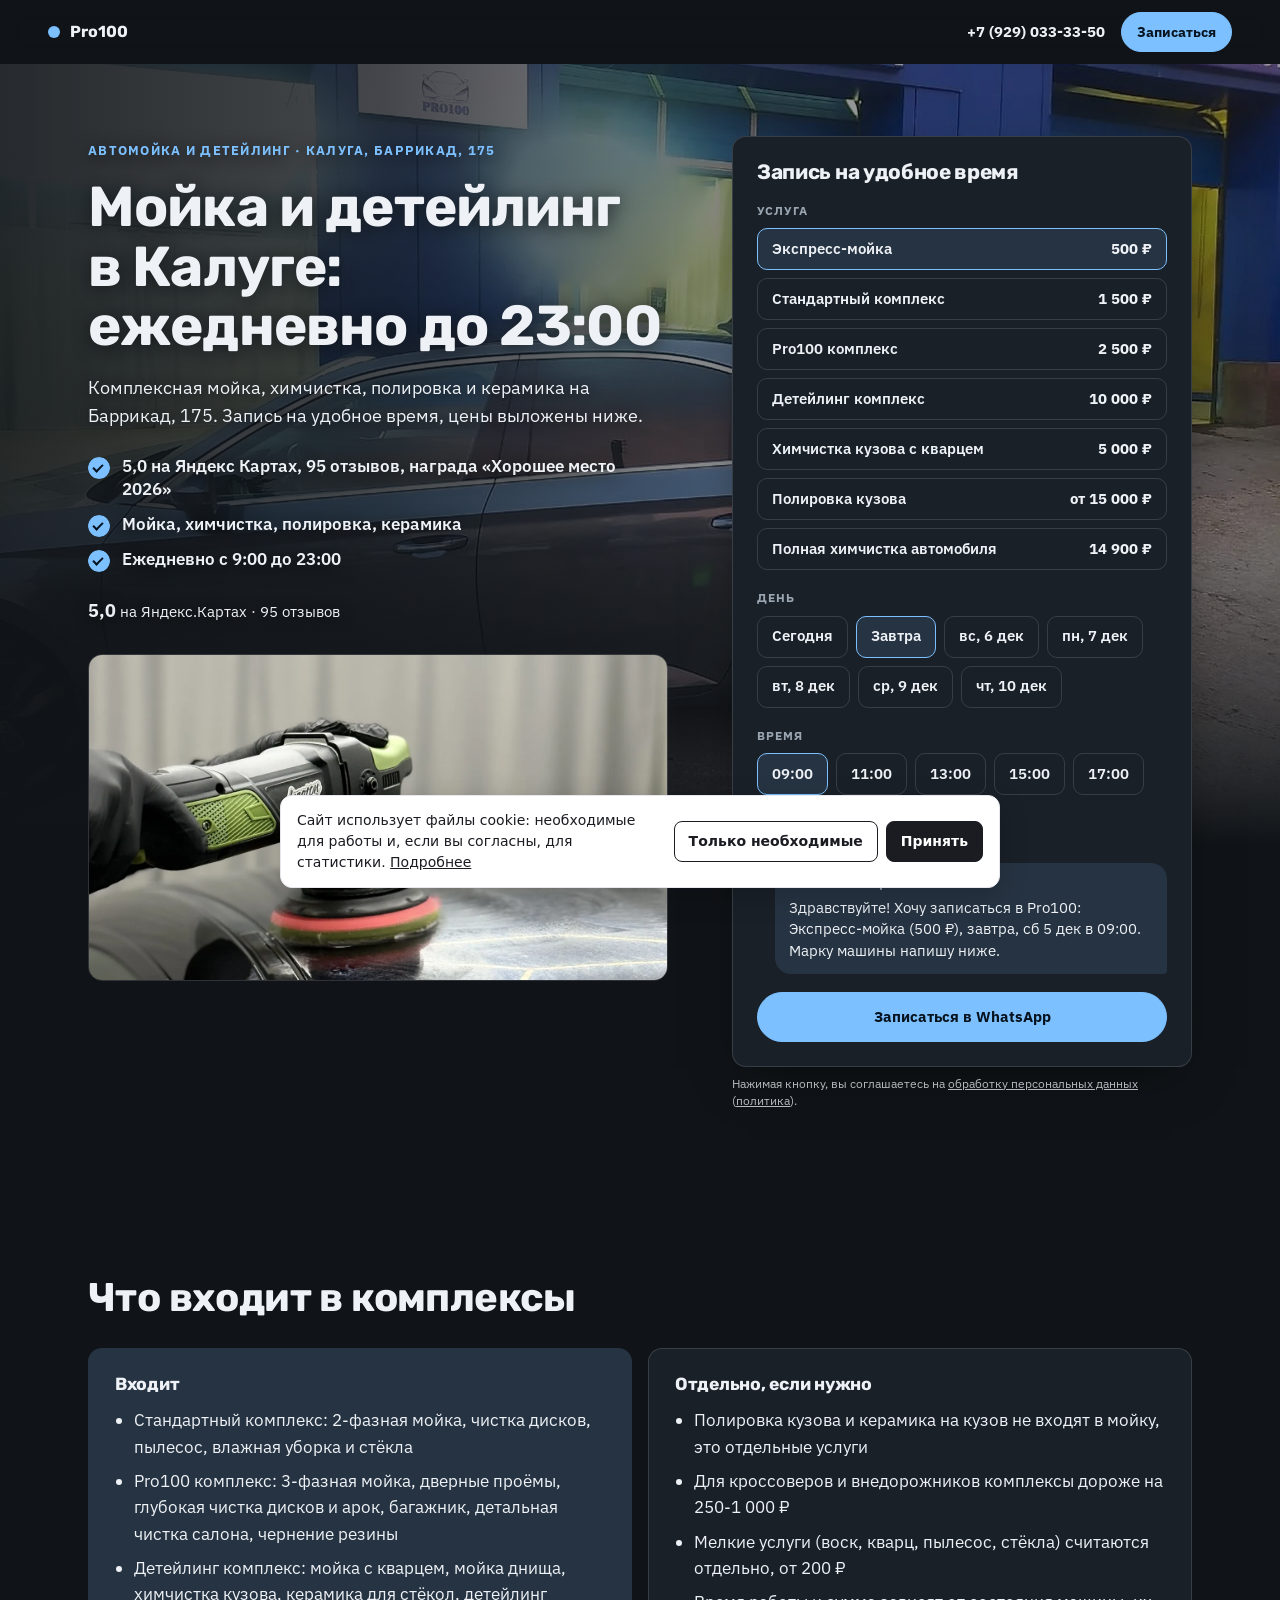
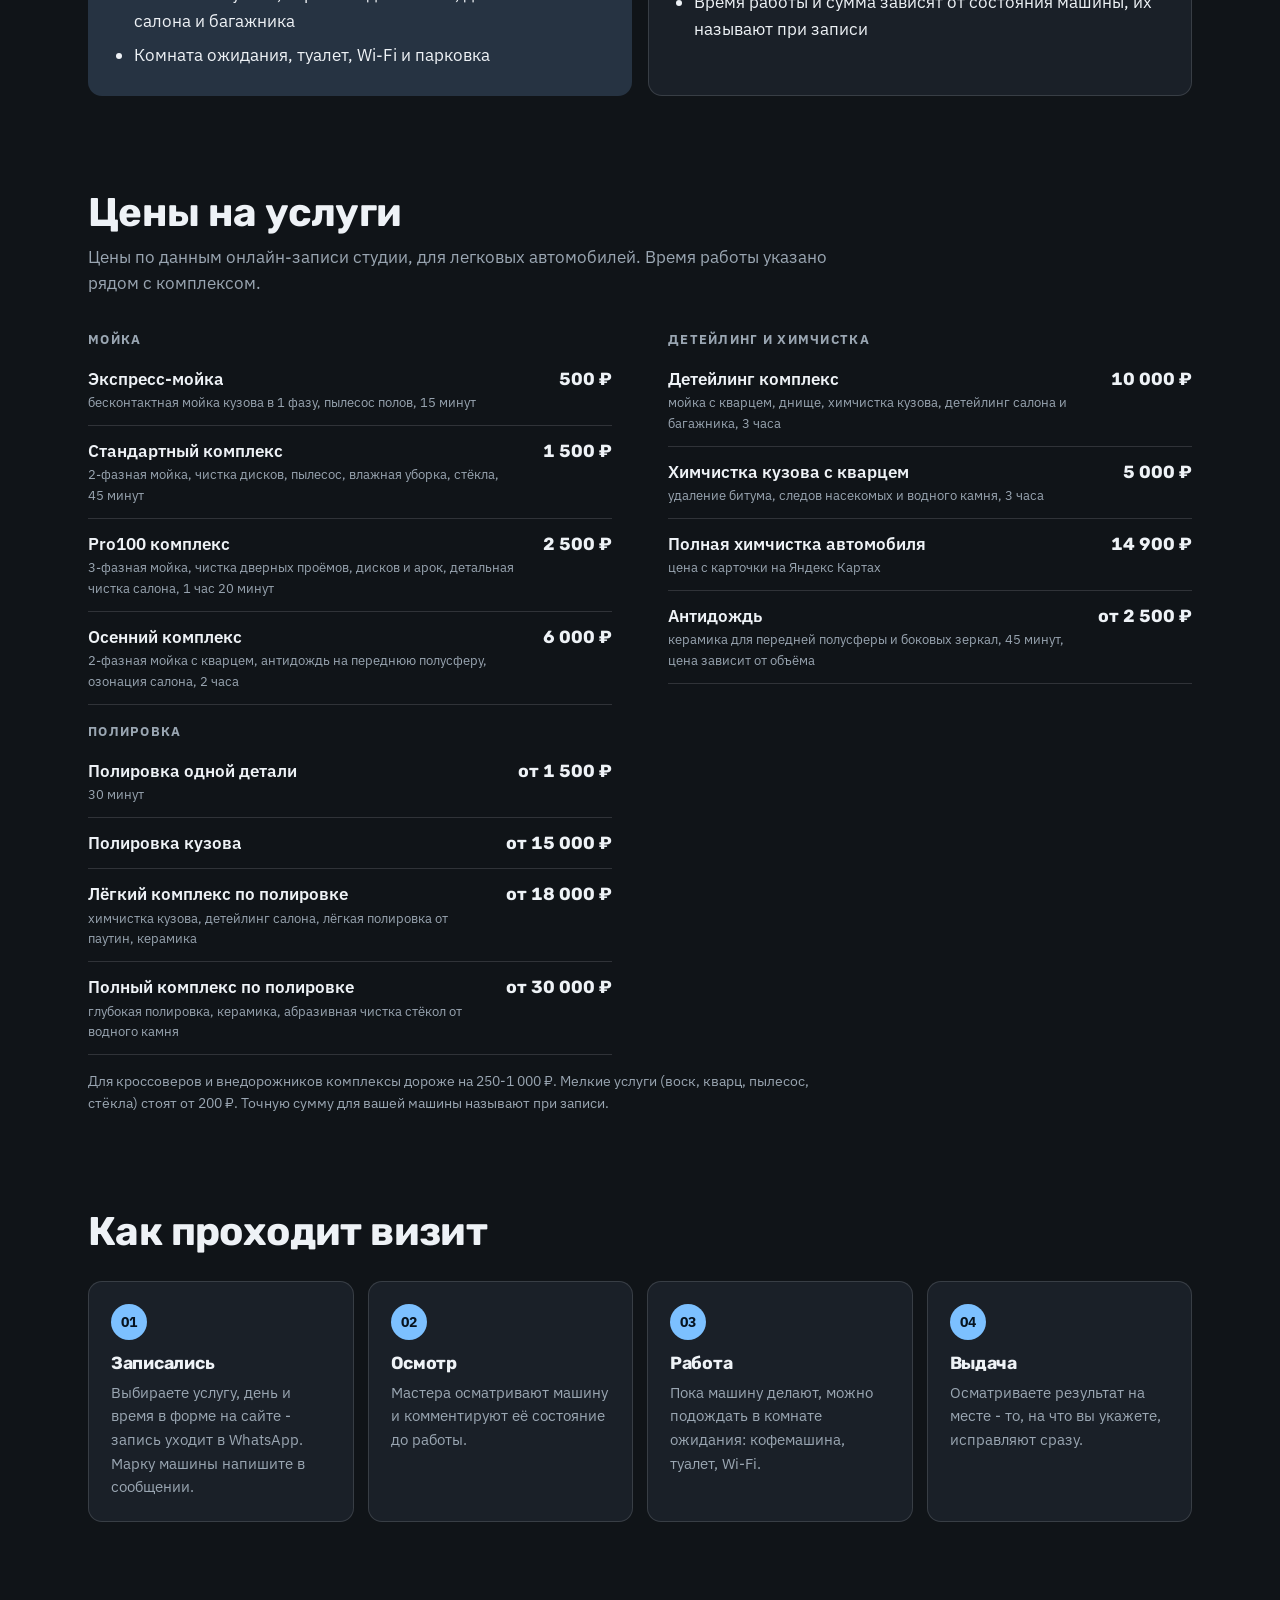
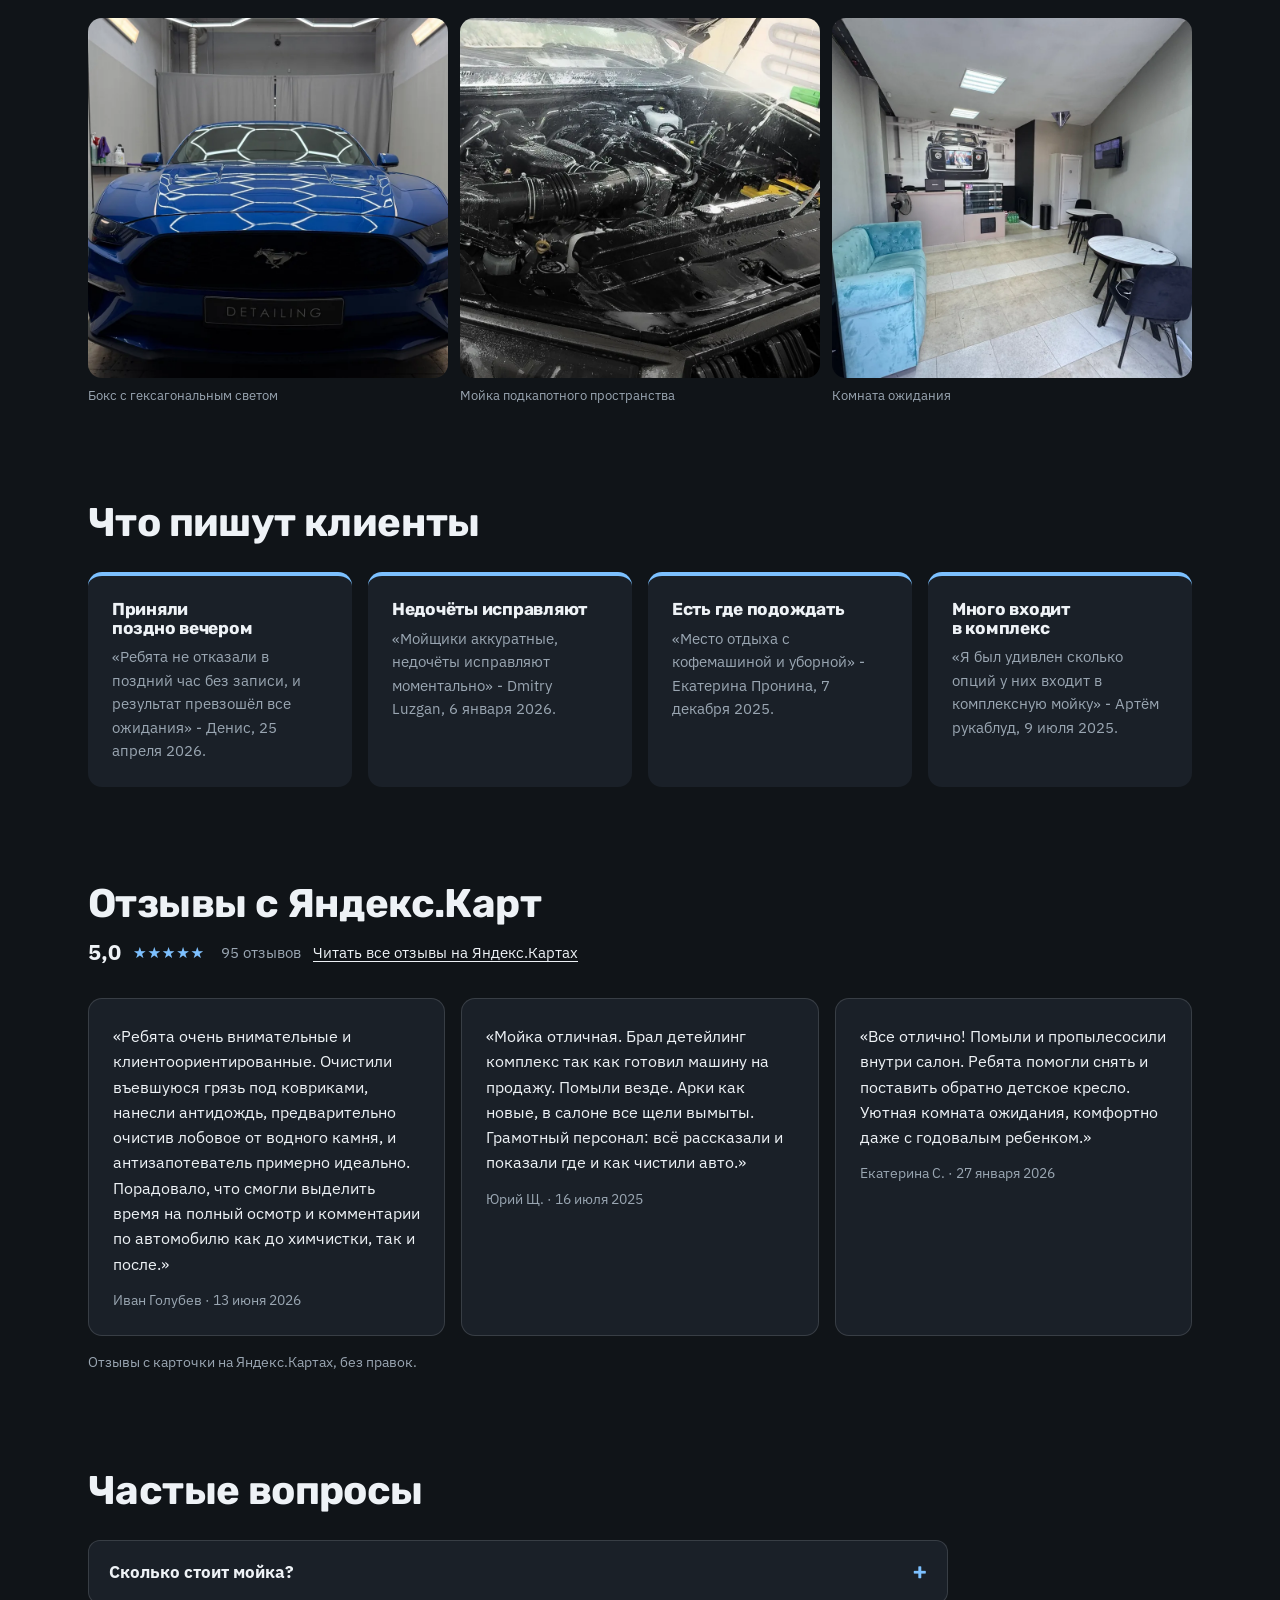
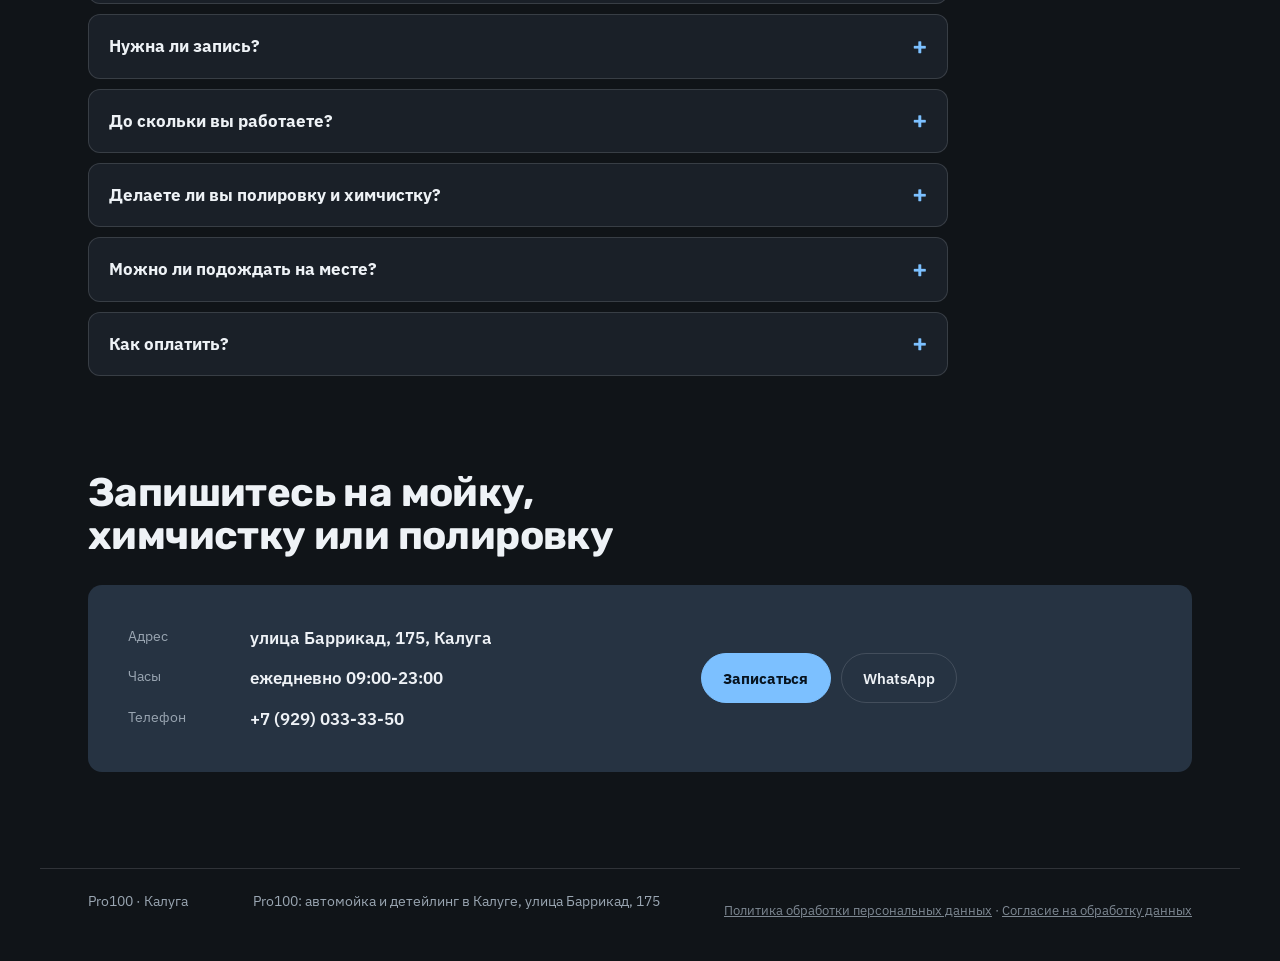
<file: index.html>
<!doctype html>
<html lang="ru">
<head>
<meta charset="utf-8">
<meta name="robots" content="noindex, nofollow" data-publish>
<meta name="viewport" content="width=device-width, initial-scale=1, viewport-fit=cover">
<title>Pro100 · Детейлинг</title>
<meta name="description" content="Автомойка и детейлинг в Калуге, улица Баррикад, 175: комплексная мойка, химчистка, полировка и керамика. 5,0 на Яндекс Картах, 95 отзывов. Работаем ежедневно до 23:00, запись в WhatsApp или по телефону.">
<meta property="og:type" content="website">
<meta property="og:url" content="https://ajax55sv-cell.github.io/pro100-kaluga/">
<meta property="og:title" content="Мойка и детейлинг в Калуге: ежедневно до 23:00">
<meta property="og:description" content="Автомойка и детейлинг в Калуге, улица Баррикад, 175: комплексная мойка, химчистка, полировка и керамика. 5,0 на Яндекс Картах, 95 отзывов. Работаем ежедневно до 23:00, запись в WhatsApp или по телефону.">
<meta property="og:image" content="https://ajax55sv-cell.github.io/pro100-kaluga/assets/og.jpg">
<link rel="preload" as="image" href="assets/hero.webp" fetchpriority="high">
<link rel="icon" href="data:image/svg+xml,%3Csvg xmlns=%27http://www.w3.org/2000/svg%27 viewBox=%270 0 32 32%27%3E%3Crect x=%276%27 y=%276%27 width=%2720%27 height=%2720%27 rx=%275%27 fill=%27%237cc0ff%27/%3E%3C/svg%3E">
<link rel="preconnect" href="https://fonts.googleapis.com">
<link rel="preconnect" href="https://fonts.gstatic.com" crossorigin>
<link href="https://fonts.googleapis.com/css2?family=Rubik:wght@600;700&family=IBM+Plex+Sans:wght@400;500;600&display=swap" rel="stylesheet">
<style>
:root { --c-canvas: #101418; --c-surface: #1a2028; --c-ink: #eef2f6; --c-ink-soft: #9aa6b2; --c-accent: #7cc0ff; --c-accent-ink: #07131f; --c-accent-deep: #7cc0ff; --f-display: "Rubik", "Arial", system-ui, sans-serif; --f-text: "IBM Plex Sans", "Segoe UI", system-ui, sans-serif; --h1k: 1; }
</style>
<link rel="stylesheet" href="style-prod.css">
<script type="application/ld+json">{"@context":"https://schema.org","@type":"AutoWash","name":"Pro100","telephone":"+79290333350","openingHoursSpecification":[{"@type":"OpeningHoursSpecification","dayOfWeek":["Monday","Tuesday","Wednesday","Thursday","Friday","Saturday","Sunday"],"opens":"09:00","closes":"23:00"}],"address":{"@type":"PostalAddress","streetAddress":"улица Баррикад, 175","addressLocality":"Калуга","addressCountry":"RU"},"aggregateRating":{"@type":"AggregateRating","ratingValue":"5.0","ratingCount":"111","reviewCount":"95"},"sameAs":["https://yandex.ru/maps/org/pro100/185840247128/"]}</script>
<style>
/* legal-add */
.legal-links{margin-top:10px;font-size:13px;opacity:.8;hyphens:none}
.legal-links a{color:inherit}
.ckn{margin:8px 0 0;font-size:12px;line-height:1.45;opacity:.75;hyphens:none}
.ckn a{color:inherit;text-decoration:underline}
.ckb{position:fixed;left:12px;right:12px;bottom:12px;z-index:9999;max-width:720px;margin:0 auto;padding:14px 16px;background:#fff;color:#1b1c22;border:1px solid #e7e8ee;border-radius:12px;box-shadow:0 8px 28px rgba(0,0,0,.18);font:400 14px/1.5 system-ui,-apple-system,"Segoe UI",Arial,sans-serif;hyphens:none;display:flex;gap:12px;align-items:center;flex-wrap:wrap}
.ckb p{margin:0;flex:1 1 280px}
.ckb a{color:inherit;text-decoration:underline}
.ckb__b{display:flex;gap:8px;flex-wrap:wrap}
.ckb button{font:inherit;font-weight:600;padding:9px 14px;border-radius:8px;border:1px solid #1b1c22;background:#fff;color:#1b1c22;cursor:pointer}
.ckb button[data-v="all"]{background:#1b1c22;color:#fff}
</style>
</head>
<body class="s-prod" id="top" data-wa="79290333350" data-tg="" data-max="">
<header class="s-bar" data-s-bar>
  <a class="s-bar__brand" href="#top"><i aria-hidden="true"></i>Pro100</a>
  <div class="s-bar__right">
    <a class="s-bar__tel" href="tel:+79290333350">+7 (929) 033-33-50</a>
    <a class="s-btn s-btn--sm" href="#widget">Записаться</a>
  </div>
</header>
<main>
  <section class="s-hero">
    <div class="s-hero__text">
      <p class="s-eyebrow">Автомойка и детейлинг · Калуга, Баррикад, 175</p>
      <h1>Мойка и детейлинг в Калуге: ежедневно до 23:00</h1>
      <p class="s-lead">Комплексная мойка, химчистка, полировка и керамика на Баррикад, 175. Запись на удобное время, цены выложены ниже.</p>
      <ul class="s-ticks"><li>5,0 на Яндекс Картах, 95 отзывов, награда «Хорошее место 2026»</li><li>Мойка, химчистка, полировка, керамика</li><li>Ежедневно с 9:00 до 23:00</li></ul>
      <p class="s-rating"><b>5,0</b> на Яндекс.Картах · 95 отзывов</p>
      <figure class="s-hero__photo"><img class="" src="assets/polirovka.webp" alt="Мастер полирует крышу чёрной машины эксцентриковой полировальной машинкой" loading="lazy" decoding="async" style="object-position:50% 50%"></figure>
    </div>
    <div class="s-hero__widget" id="widget"><form class="s-widget" data-s-booking data-days="7" data-closed="" data-slots="09:00,11:00,13:00,15:00,17:00,19:00,21:00" data-message="Здравствуйте! Хочу записаться в Pro100: {услуга}, {день} в {время}. Марку машины напишу ниже." onsubmit="return false">
      <h2 class="s-widget__title">Запись на удобное время</h2>
      <fieldset><legend>Услуга</legend>
        <div class="s-chips s-chips--col"><label class="s-chip s-chip--row"><input type="radio" name="svc" value="0" data-name="Экспресс-мойка" data-price="500" data-from="" data-min="" checked><span><span class="nw">Экспресс-мойка</span></span><b>500 ₽</b></label><label class="s-chip s-chip--row"><input type="radio" name="svc" value="1" data-name="Стандартный комплекс" data-price="1500" data-from="" data-min=""><span>Стандартный комплекс</span><b>1 500 ₽</b></label><label class="s-chip s-chip--row"><input type="radio" name="svc" value="2" data-name="Pro100 комплекс" data-price="2500" data-from="" data-min=""><span>Pro100 комплекс</span><b>2 500 ₽</b></label><label class="s-chip s-chip--row"><input type="radio" name="svc" value="3" data-name="Детейлинг комплекс" data-price="10000" data-from="" data-min=""><span>Детейлинг комплекс</span><b>10 000 ₽</b></label><label class="s-chip s-chip--row"><input type="radio" name="svc" value="4" data-name="Химчистка кузова с кварцем" data-price="5000" data-from="" data-min=""><span>Химчистка кузова с кварцем</span><b>5 000 ₽</b></label><label class="s-chip s-chip--row"><input type="radio" name="svc" value="5" data-name="Полировка кузова" data-price="15000" data-from="1" data-min=""><span>Полировка кузова</span><b>от 15 000 ₽</b></label><label class="s-chip s-chip--row"><input type="radio" name="svc" value="6" data-name="Полная химчистка автомобиля" data-price="14900" data-from="" data-min=""><span>Полная химчистка автомобиля</span><b>14 900 ₽</b></label></div>
      </fieldset>
      <fieldset><legend>День</legend><div class="s-chips" data-s-days></div></fieldset>
      <fieldset><legend>Время</legend><div class="s-chips" data-s-times></div></fieldset>
      <div class="s-bubble" aria-live="polite"><span class="s-bubble__label">Ваше сообщение</span><p data-s-bubble></p></div>
      <div class="s-send">
        <a class="s-btn s-btn--wide" data-s-msg="whatsapp" href="https://wa.me/79290333350" target="_blank" rel="noopener">Записаться в WhatsApp</a>
        
      </div>
      <p class="s-send__note" data-s-copied hidden>Текст скопирован - вставьте его в чат.</p>
      
    </form><p class="ckn">Нажимая кнопку, вы соглашаетесь на <a href="soglasie.html">обработку персональных данных</a> (<a href="politika.html">политика</a>).</p></div>
    <figure class="s-hero__bg" aria-hidden="true"><img class="" src="assets/hero.webp" alt="Серая Skoda у синего фасада студии Pro100: вывеска «Автомойка», логотип и режим работы с 9 до 23" decoding="async" style="object-position:50% 72%" fetchpriority="high"></figure>
  </section>

  <section class="s-section s-reveal">
    <header class="s-section__head"><h2>Что входит в комплексы</h2></header>
    <div class="s-incl">
      <div><h3>Входит</h3><ul><li>Стандартный комплекс: 2-фазная мойка, чистка дисков, пылесос, влажная уборка и стёкла</li><li>Pro100 комплекс: 3-фазная мойка, дверные проёмы, глубокая чистка дисков и арок, багажник, детальная чистка салона, чернение резины</li><li>Детейлинг комплекс: мойка с кварцем, мойка днища, химчистка кузова, керамика для стёкол, детейлинг салона и багажника</li><li>Комната ожидания, туалет, Wi-Fi и парковка</li></ul></div>
      <div><h3>Отдельно, если нужно</h3><ul><li>Полировка кузова и керамика на кузов не входят в мойку, это отдельные услуги</li><li>Для кроссоверов и внедорожников комплексы дороже на 250-1 000 ₽</li><li>Мелкие услуги (воск, кварц, пылесос, стёкла) считаются отдельно, от 200 ₽</li><li>Время работы и сумма зависят от состояния машины, их называют при записи</li></ul></div>
    </div>
  </section>

  <section class="s-section s-reveal" id="prices">
    <header class="s-section__head"><h2>Цены на услуги</h2><p>Цены по данным <span class="nw">онлайн-записи</span> студии, для легковых автомобилей. Время работы указано рядом с комплексом.</p></header>
    <div class="s-board"><div class="s-board__group">
      <h3 class="s-board__title">Мойка</h3>
      <ul class="s-board__list">
        <li class="s-board__row"><span class="s-board__name"><span class="nw">Экспресс-мойка</span><em>бесконтактная мойка кузова в 1 фазу, пылесос полов, 15 минут</em></span><span class="s-board__dots" aria-hidden="true"></span><span class="s-board__price">500 ₽</span></li>
        <li class="s-board__row"><span class="s-board__name">Стандартный комплекс<em>2-фазная мойка, чистка дисков, пылесос, влажная уборка, стёкла, 45 минут</em></span><span class="s-board__dots" aria-hidden="true"></span><span class="s-board__price">1 500 ₽</span></li>
        <li class="s-board__row"><span class="s-board__name">Pro100 комплекс<em>3-фазная мойка, чистка дверных проёмов, дисков и арок, детальная чистка салона, 1 час 20 минут</em></span><span class="s-board__dots" aria-hidden="true"></span><span class="s-board__price">2 500 ₽</span></li>
        <li class="s-board__row"><span class="s-board__name">Осенний комплекс<em>2-фазная мойка с кварцем, антидождь на переднюю полусферу, озонация салона, 2 часа</em></span><span class="s-board__dots" aria-hidden="true"></span><span class="s-board__price">6 000 ₽</span></li>
      </ul>
    </div>
<div class="s-board__group">
      <h3 class="s-board__title">Детейлинг и химчистка</h3>
      <ul class="s-board__list">
        <li class="s-board__row"><span class="s-board__name">Детейлинг комплекс<em>мойка с кварцем, днище, химчистка кузова, детейлинг салона и багажника, 3 часа</em></span><span class="s-board__dots" aria-hidden="true"></span><span class="s-board__price">10 000 ₽</span></li>
        <li class="s-board__row"><span class="s-board__name">Химчистка кузова с кварцем<em>удаление битума, следов насекомых и водного камня, 3 часа</em></span><span class="s-board__dots" aria-hidden="true"></span><span class="s-board__price">5 000 ₽</span></li>
        <li class="s-board__row"><span class="s-board__name">Полная химчистка автомобиля<em>цена с карточки на Яндекс Картах</em></span><span class="s-board__dots" aria-hidden="true"></span><span class="s-board__price">14 900 ₽</span></li>
        <li class="s-board__row"><span class="s-board__name">Антидождь<em>керамика для передней полусферы и боковых зеркал, 45 минут, цена зависит от объёма</em></span><span class="s-board__dots" aria-hidden="true"></span><span class="s-board__price">от 2 500 ₽</span></li>
      </ul>
    </div>
<div class="s-board__group">
      <h3 class="s-board__title">Полировка</h3>
      <ul class="s-board__list">
        <li class="s-board__row"><span class="s-board__name">Полировка одной детали<em>30 минут</em></span><span class="s-board__dots" aria-hidden="true"></span><span class="s-board__price">от 1 500 ₽</span></li>
        <li class="s-board__row"><span class="s-board__name">Полировка кузова</span><span class="s-board__dots" aria-hidden="true"></span><span class="s-board__price">от 15 000 ₽</span></li>
        <li class="s-board__row"><span class="s-board__name">Лёгкий комплекс по полировке<em>химчистка кузова, детейлинг салона, лёгкая полировка от паутин, керамика</em></span><span class="s-board__dots" aria-hidden="true"></span><span class="s-board__price">от 18 000 ₽</span></li>
        <li class="s-board__row"><span class="s-board__name">Полный комплекс по полировке<em>глубокая полировка, керамика, абразивная чистка стёкол от водного камня</em></span><span class="s-board__dots" aria-hidden="true"></span><span class="s-board__price">от 30 000 ₽</span></li>
      </ul>
    </div></div>
    <p class="s-note">Для кроссоверов и внедорожников комплексы дороже на 250-1 000 ₽. Мелкие услуги (воск, кварц, пылесос, стёкла) стоят от 200 ₽. Точную сумму для вашей машины называют при записи.</p>
  </section>

  <section class="s-section s-reveal">
    <header class="s-section__head"><h2>Как проходит визит</h2></header>
    <ol class="s-steps">
      <li class="s-steps__item"><span class="s-steps__n">01</span><h3>Записались</h3><p>Выбираете услугу, день и время в форме на сайте - запись уходит в WhatsApp. Марку машины напишите в сообщении.</p></li>
      <li class="s-steps__item"><span class="s-steps__n">02</span><h3>Осмотр</h3><p>Мастера осматривают машину и комментируют её состояние до работы.</p></li>
      <li class="s-steps__item"><span class="s-steps__n">03</span><h3>Работа</h3><p>Пока машину делают, можно подождать в комнате ожидания: кофемашина, туалет, Wi-Fi.</p></li>
      <li class="s-steps__item"><span class="s-steps__n">04</span><h3>Выдача</h3><p>Осматриваете результат на месте - то, на что вы укажете, исправляют сразу.</p></li>
    </ol>
  </section>

  <section class="s-photos s-reveal" aria-label="Фото"><figure><img class="" src="assets/boks.webp" alt="Синий Ford Mustang в светлом боксе, свет гексагональных светильников отражается на капоте" loading="lazy" decoding="async"><figcaption>Бокс с гексагональным светом</figcaption></figure><figure><img class="" src="assets/dvigatel.webp" alt="Мойка подкапотного пространства чёрного внедорожника, пена и струя воды на двигателе" loading="lazy" decoding="async"><figcaption>Мойка подкапотного пространства</figcaption></figure><figure><img class="" src="assets/zal.webp" alt="Комната ожидания: бирюзовый диван, столики со стульями, телевизор и витрина" loading="lazy" decoding="async"><figcaption>Комната ожидания</figcaption></figure></section>

  <section class="s-section s-reveal">
    <header class="s-section__head"><h2>Что пишут клиенты</h2></header>
    <ul class="s-promises">
      <li><h3>Приняли поздно вечером</h3><p>«Ребята не отказали в поздний час без записи, и результат превзошёл все ожидания» - Денис, 25 апреля 2026.</p></li>
      <li><h3>Недочёты исправляют</h3><p>«Мойщики аккуратные, недочёты исправляют моментально» - Dmitry Luzgan, 6 января 2026.</p></li>
      <li><h3>Есть где подождать</h3><p>«Место отдыха с кофемашиной и уборной» - Екатерина Пронина, 7 декабря 2025.</p></li>
      <li><h3>Много входит в комплекс</h3><p>«Я был удивлен сколько опций у них входит в комплексную мойку» - Артём рукаблуд, 9 июля 2025.</p></li>
    </ul>
  </section>

  <section class="s-section s-reveal">
    <header class="s-section__head s-section__head--reviews"><h2>Отзывы с Яндекс.Карт</h2><p class="s-reviews__rating"><span class="s-reviews__num">5,0</span><span class="s-reviews__stars" style="--r: 5" aria-label="рейтинг 5,0 из 5"></span><span class="s-reviews__count">95 отзывов</span><a class="s-reviews__all" href="https://yandex.ru/maps/org/pro100/185840247128/" target="_blank" rel="noopener">Читать все отзывы на Яндекс.Картах</a></p></header>
    <ul class="s-reviews">
      <li><blockquote>«Ребята очень внимательные и клиентоориентированные. Очистили въевшуюся грязь под ковриками, нанесли антидождь, предварительно очистив лобовое от водного камня, и антизапотеватель примерно идеально. Порадовало, что смогли выделить время на полный осмотр и комментарии по автомобилю как до химчистки, так и после.»</blockquote><p class="s-reviews__who">Иван Голубев · 13 июня 2026</p></li>
      <li><blockquote>«Мойка отличная. Брал детейлинг комплекс так как готовил машину на продажу. Помыли везде. Арки как новые, в салоне все щели вымыты. Грамотный персонал: всё рассказали и показали где и как чистили авто.»</blockquote><p class="s-reviews__who">Юрий Щ. · 16 июля 2025</p></li>
      <li><blockquote>«Все отлично! Помыли и пропылесосили внутри салон. Ребята помогли снять и поставить обратно детское кресло. Уютная комната ожидания, комфортно даже с годовалым ребенком.»</blockquote><p class="s-reviews__who">Екатерина С. · 27 января 2026</p></li>
    </ul>
    <p class="s-note">Отзывы с карточки на Яндекс.Картах, без правок.</p>
  </section>

  <section class="s-section s-reveal">
    <header class="s-section__head"><h2>Частые вопросы</h2></header>
    <div class="s-faq"><details><summary>Сколько стоит мойка?</summary><p>Стандартный комплекс для легковой машины стоит 1 500 ₽ (45 минут), Pro100 комплекс - 2 500 ₽ (1 час 20 минут), <span class="nw">экспресс-мойка</span> - 500 ₽. Для кроссоверов и внедорожников комплексы дороже на 250-1 000 ₽.</p></details><details><summary>Нужна ли запись?</summary><p>У студии есть <span class="nw">онлайн-запись</span>, и клиенты пишут, что приезжают к назначенному времени. Один из них отмечает, что поздним вечером его приняли и без записи, но в загруженное время лучше записаться заранее.</p></details><details><summary>До скольки вы работаете?</summary><p>Ежедневно с 9:00 до 23:00, улица Баррикад, 175.</p></details><details><summary>Делаете ли вы полировку и химчистку?</summary><p>Да. Полировка одной детали - от 1 500 ₽, кузова - от 15 000 ₽, химчистка кузова с кварцем - 5 000 ₽, полная химчистка автомобиля - 14 900 ₽ по данным карточки на Яндекс Картах.</p></details><details><summary>Можно ли подождать на месте?</summary><p>Да, есть комната ожидания, туалет, Wi-Fi и парковка. Клиенты пишут про кофемашину и уютную обстановку.</p></details><details><summary>Как оплатить?</summary><p>На карточке указана оплата картой. Остальные способы уточняют при записи.</p></details></div>
  </section>

  <section class="s-section s-final s-reveal" id="contacts">
    <header class="s-section__head"><h2>Запишитесь на мойку, химчистку или полировку</h2></header>
    <div class="s-contacts">
      <dl>
        <div><dt>Адрес</dt><dd>улица Баррикад, 175, Калуга</dd></div>
        <div><dt>Часы</dt><dd>ежедневно 09:00-23:00</dd></div>
        <div><dt>Телефон</dt><dd><a href="tel:+79290333350">+7 (929) 033-33-50</a></dd></div>
      </dl>
      <div class="s-contacts__actions">
        <a class="s-btn" href="#widget">Записаться</a>
        <a class="s-btn s-btn--ghost" data-s-msg="whatsapp" href="https://wa.me/79290333350" target="_blank" rel="noopener">WhatsApp</a>
        
      </div>
    </div>
  </section>
</main>
<footer class="s-foot"><p>Pro100 · Калуга</p><p>Pro100: автомойка и детейлинг в Калуге, улица Баррикад, 175</p><p class="legal-links"><a href="politika.html">Политика обработки персональных данных</a> · <a href="soglasie.html">Согласие на обработку данных</a></p></footer>
<nav class="s-dock" aria-label="Быстрая связь"><a class="s-btn" href="#widget">Записаться</a><a class="s-btn s-btn--ghost" href="tel:+79290333350">Позвонить</a></nav>
<script src="style.js" defer></script>
<script>
(function(){var K='cookie-choice';try{if(localStorage.getItem(K))return}catch(e){}
var b=document.createElement('div');b.className='ckb';b.setAttribute('role','dialog');b.setAttribute('aria-label','Файлы cookie');
b.innerHTML='<p>Сайт использует файлы cookie: необходимые для работы и, если вы согласны, для статистики. <a href="politika.html">Подробнее</a></p><div class="ckb__b"><button type="button" data-v="necessary">Только необходимые</button><button type="button" data-v="all">Принять</button></div>';
b.addEventListener('click',function(e){var v=e.target.getAttribute&&e.target.getAttribute('data-v');if(!v)return;try{localStorage.setItem(K,v)}catch(x){}try{document.dispatchEvent(new CustomEvent('cookie-choice',{detail:v}))}catch(x){}b.remove()});
document.body.appendChild(b)})();
</script>
<!-- legal-add -->
</body>
</html>
</file>
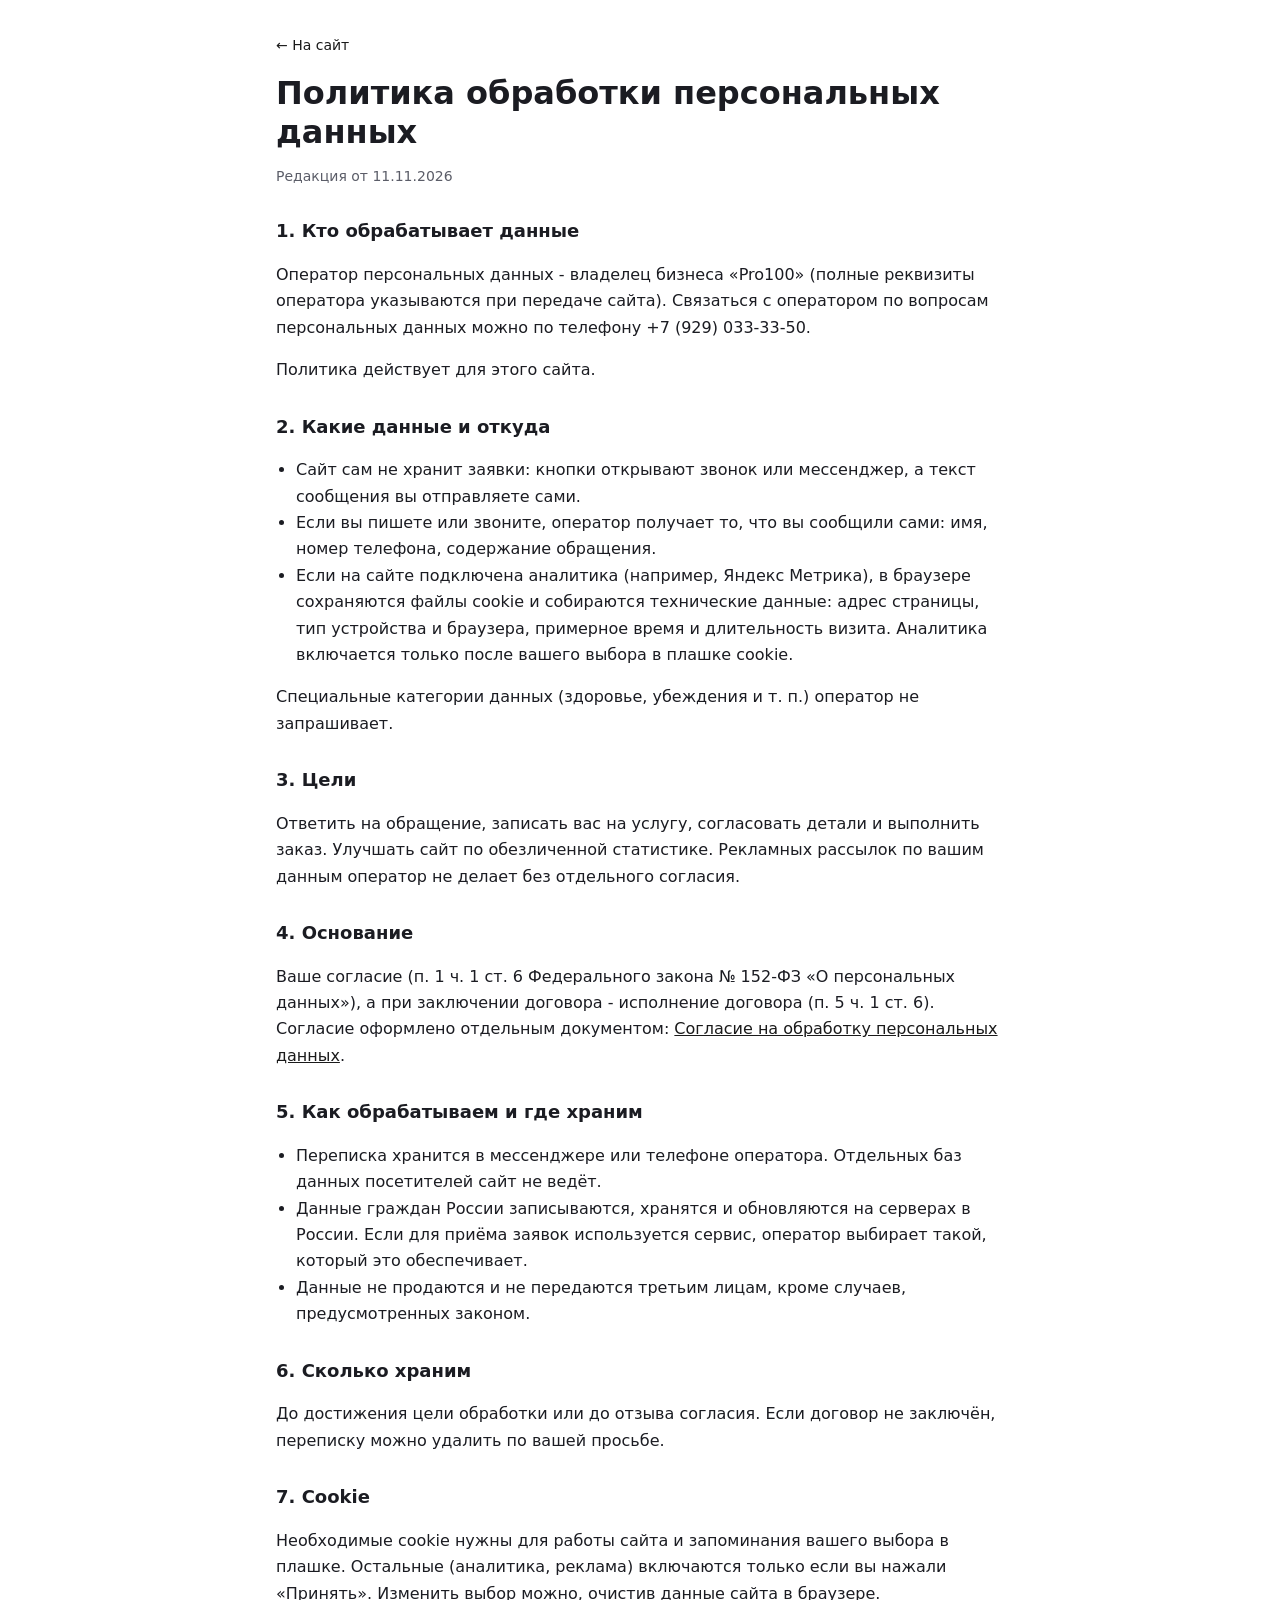
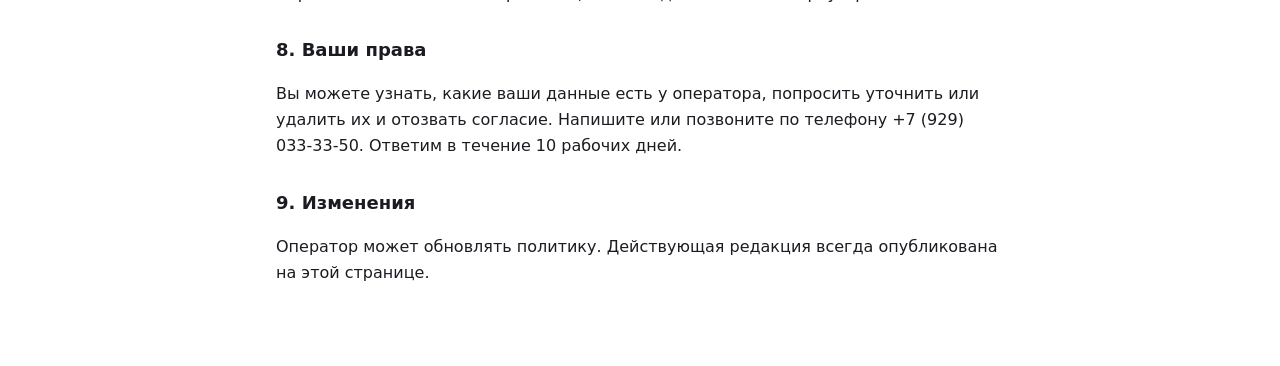
<file: politika.html>
<!doctype html>
<html lang="ru">
<head>
<meta charset="utf-8">
<meta name="viewport" content="width=device-width, initial-scale=1">
<title>Политика обработки персональных данных - Pro100</title>
<style>:root{--accent:#1a1a1a;--ink:#1b1c22;--ink-2:#5b5d68;--line:#e7e8ee}
*{box-sizing:border-box}
html,body,h1,h2,p,li{hyphens:none;-webkit-hyphens:none}
body{margin:0;background:#fff;color:var(--ink);font:400 16px/1.65 system-ui,-apple-system,"Segoe UI",Arial,sans-serif}
main{max-width:760px;margin:0 auto;padding:32px 16px 64px}
a{color:var(--accent)}
h1{font-size:clamp(24px,4vw,32px);line-height:1.2;margin:16px 0 6px}
h2{font-size:18px;margin:28px 0 8px}
.muted{color:var(--ink-2);font-size:14px}
.back{font-size:14px;text-decoration:none}
ul{padding-left:20px}</style>
</head>
<body>
<main>
<a class="back" href="./">← На сайт</a>
<h1>Политика обработки персональных данных</h1>
<p class="muted">Редакция от 11.11.2026</p>

<h2>1. Кто обрабатывает данные</h2>
<p>Оператор персональных данных - владелец бизнеса «Pro100» (полные реквизиты оператора указываются при передаче сайта). Связаться с оператором по вопросам персональных данных можно по телефону +7 (929) 033-33-50.</p>
<p>Политика действует для этого сайта.</p>

<h2>2. Какие данные и откуда</h2>
<ul>
<li>Сайт сам не хранит заявки: кнопки открывают звонок или мессенджер, а текст сообщения вы отправляете сами.</li>
<li>Если вы пишете или звоните, оператор получает то, что вы сообщили сами: имя, номер телефона, содержание обращения.</li>
<li>Если на сайте подключена аналитика (например, Яндекс Метрика), в браузере сохраняются файлы cookie и собираются технические данные: адрес страницы, тип устройства и браузера, примерное время и длительность визита. Аналитика включается только после вашего выбора в плашке cookie.</li>
</ul>
<p>Специальные категории данных (здоровье, убеждения и т. п.) оператор не запрашивает.</p>

<h2>3. Цели</h2>
<p>Ответить на обращение, записать вас на услугу, согласовать детали и выполнить заказ. Улучшать сайт по обезличенной статистике. Рекламных рассылок по вашим данным оператор не делает без отдельного согласия.</p>

<h2>4. Основание</h2>
<p>Ваше согласие (п. 1 ч. 1 ст. 6 Федерального закона № 152-ФЗ «О персональных данных»), а при заключении договора - исполнение договора (п. 5 ч. 1 ст. 6). Согласие оформлено отдельным документом: <a href="soglasie.html">Согласие на обработку персональных данных</a>.</p>

<h2>5. Как обрабатываем и где храним</h2>
<ul>
<li>Переписка хранится в мессенджере или телефоне оператора. Отдельных баз данных посетителей сайт не ведёт.</li>
<li>Данные граждан России записываются, хранятся и обновляются на серверах в России. Если для приёма заявок используется сервис, оператор выбирает такой, который это обеспечивает.</li>
<li>Данные не продаются и не передаются третьим лицам, кроме случаев, предусмотренных законом.</li>
</ul>

<h2>6. Сколько храним</h2>
<p>До достижения цели обработки или до отзыва согласия. Если договор не заключён, переписку можно удалить по вашей просьбе.</p>

<h2>7. Cookie</h2>
<p>Необходимые cookie нужны для работы сайта и запоминания вашего выбора в плашке. Остальные (аналитика, реклама) включаются только если вы нажали «Принять». Изменить выбор можно, очистив данные сайта в браузере.</p>

<h2>8. Ваши права</h2>
<p>Вы можете узнать, какие ваши данные есть у оператора, попросить уточнить или удалить их и отозвать согласие. Напишите или позвоните по телефону +7 (929) 033-33-50. Ответим в течение 10 рабочих дней.</p>

<h2>9. Изменения</h2>
<p>Оператор может обновлять политику. Действующая редакция всегда опубликована на этой странице.</p>

</main>
</body>
</html>
</file>
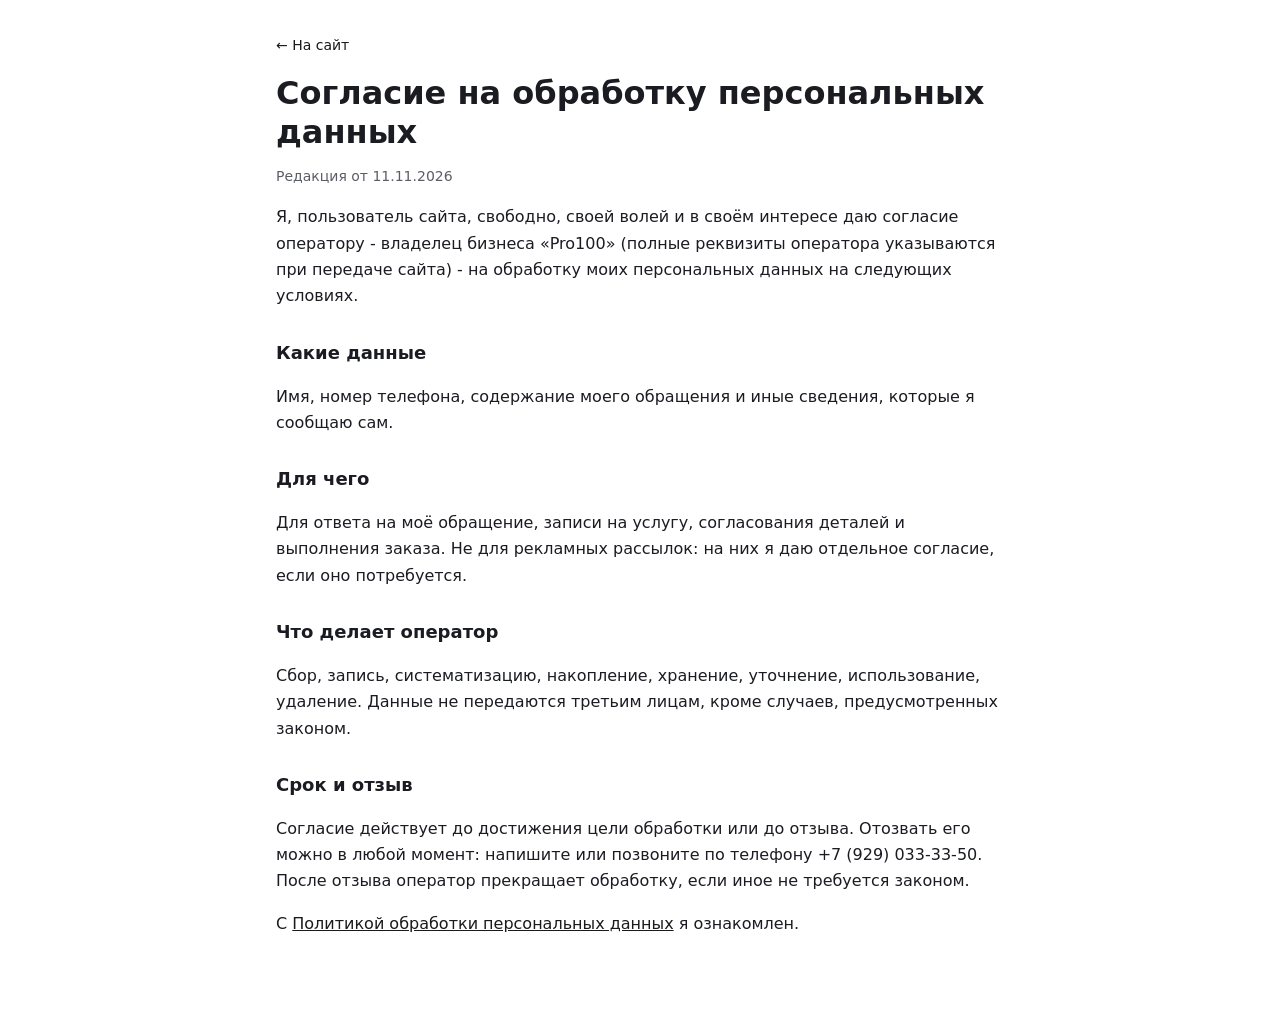
<file: soglasie.html>
<!doctype html>
<html lang="ru">
<head>
<meta charset="utf-8">
<meta name="viewport" content="width=device-width, initial-scale=1">
<title>Согласие на обработку персональных данных - Pro100</title>
<style>:root{--accent:#1a1a1a;--ink:#1b1c22;--ink-2:#5b5d68;--line:#e7e8ee}
*{box-sizing:border-box}
html,body,h1,h2,p,li{hyphens:none;-webkit-hyphens:none}
body{margin:0;background:#fff;color:var(--ink);font:400 16px/1.65 system-ui,-apple-system,"Segoe UI",Arial,sans-serif}
main{max-width:760px;margin:0 auto;padding:32px 16px 64px}
a{color:var(--accent)}
h1{font-size:clamp(24px,4vw,32px);line-height:1.2;margin:16px 0 6px}
h2{font-size:18px;margin:28px 0 8px}
.muted{color:var(--ink-2);font-size:14px}
.back{font-size:14px;text-decoration:none}
ul{padding-left:20px}</style>
</head>
<body>
<main>
<a class="back" href="./">← На сайт</a>
<h1>Согласие на обработку персональных данных</h1>
<p class="muted">Редакция от 11.11.2026</p>

<p>Я, пользователь сайта, свободно, своей волей и в своём интересе даю согласие оператору - владелец бизнеса «Pro100» (полные реквизиты оператора указываются при передаче сайта) - на обработку моих персональных данных на следующих условиях.</p>

<h2>Какие данные</h2>
<p>Имя, номер телефона, содержание моего обращения и иные сведения, которые я сообщаю сам.</p>

<h2>Для чего</h2>
<p>Для ответа на моё обращение, записи на услугу, согласования деталей и выполнения заказа. Не для рекламных рассылок: на них я даю отдельное согласие, если оно потребуется.</p>

<h2>Что делает оператор</h2>
<p>Сбор, запись, систематизацию, накопление, хранение, уточнение, использование, удаление. Данные не передаются третьим лицам, кроме случаев, предусмотренных законом.</p>

<h2>Срок и отзыв</h2>
<p>Согласие действует до достижения цели обработки или до отзыва. Отозвать его можно в любой момент: напишите или позвоните по телефону +7 (929) 033-33-50. После отзыва оператор прекращает обработку, если иное не требуется законом.</p>

<p>С <a href="politika.html">Политикой обработки персональных данных</a> я ознакомлен.</p>

</main>
</body>
</html>
</file>
<file: style-prod.css>
/* Стиль «Продающий»: лендинг под заявки. Главная деталь – калькулятор или онлайн-запись на первом экране
   и живое «сообщение-превью», которое уходит владельцу в мессенджер. Цвета и шрифты – из палитры ниши. */
*, *::before, *::after { box-sizing: border-box; }
:root {
  --hair: color-mix(in srgb, var(--c-ink) 14%, transparent);
  --tint: color-mix(in srgb, var(--c-accent) 12%, var(--c-surface));
  --wrap: 1200px; --gut: clamp(16px, 4vw, 48px);
  --r: 14px;
  --shadow: 0 18px 50px -18px color-mix(in srgb, #000 55%, transparent);
}
html { scroll-behavior: smooth; -webkit-text-size-adjust: 100%; overflow-x: clip; }
body { margin: 0; background: var(--c-canvas); color: var(--c-ink); font: 400 17px/1.55 var(--f-text); -webkit-font-smoothing: antialiased; }
img { display: block; max-width: 100%; }
a { color: inherit; }
h1, h2, h3 { font-family: var(--f-display); font-weight: 700; line-height: 1.06; margin: 0; letter-spacing: -.015em; text-wrap: balance; }
p { margin: 0; }
fieldset { border: 0; margin: 0; padding: 0; min-width: 0; }
:focus-visible { outline: 2px solid var(--c-accent); outline-offset: 3px; border-radius: 4px; }

.s-btn { display: inline-flex; align-items: center; justify-content: center; min-height: 50px; padding: 0 1.4em; border-radius: 999px;
  background: var(--c-accent); color: var(--c-accent-ink); font: 700 .95rem/1.1 var(--f-text); text-decoration: none; border: 1px solid var(--c-accent);
  text-align: center; transition: filter .2s ease, transform .2s ease; cursor: pointer; }
.s-btn:hover { filter: brightness(1.07); }
.s-btn:active { transform: translateY(1px); }
.s-btn--sm { min-height: 40px; padding: 0 1.1em; font-size: .85rem; }
.s-btn--ghost { background: transparent; color: var(--c-ink); border-color: var(--hair); font-weight: 600; }
.s-btn--wide { flex: 1; }

/* шапка */
.s-bar { position: sticky; top: 0; z-index: 30; display: flex; align-items: center; justify-content: space-between; gap: 16px;
  padding: 10px var(--gut); background: color-mix(in srgb, var(--c-canvas) 88%, transparent); -webkit-backdrop-filter: blur(10px); backdrop-filter: blur(10px); }
.s-bar.is-scrolled { box-shadow: 0 1px 0 var(--hair); }
.s-bar__brand { font: 700 1rem/1 var(--f-display); text-decoration: none; display: inline-flex; align-items: center; gap: .6em; min-height: 44px; white-space: nowrap; min-width: 0; }
.s-bar__brand i { width: .75em; height: .75em; border-radius: 50%; background: var(--c-accent); }
.s-bar__right { display: flex; align-items: center; gap: 16px; }
.s-bar__tel { text-decoration: none; font-weight: 700; font-size: .95rem; font-variant-numeric: tabular-nums; }

main { max-width: var(--wrap); margin: 0 auto; padding: 0 var(--gut); }

/* первый экран: текст слева, виджет справа, фото ниши – приглушённым фоном */
.s-hero { position: relative; display: grid; grid-template-columns: minmax(0, 1fr) minmax(0, 460px); gap: clamp(28px, 5vw, 64px); align-items: start;
  padding: clamp(32px, 6vw, 72px) 0 clamp(40px, 6vw, 72px); isolation: isolate; }
.s-hero__bg { position: absolute; z-index: -1; margin: 0; top: 0; left: calc(50% - 50vw); width: 100vw; height: min(78%, 620px); overflow: hidden; }
.s-hero__bg img { width: 100%; height: 100%; object-fit: cover; opacity: .3; filter: saturate(.85); }
.s-hero__bg::after { content: ""; position: absolute; inset: 0; background: linear-gradient(180deg, color-mix(in srgb, var(--c-canvas) 40%, transparent), var(--c-canvas) 96%); }
/* фото бизнеса крупно в левой колонке: владелец узнаёт своё место с первого экрана */
.s-hero__photo { margin: 30px 0 0; }
.s-hero__photo img { width: 100%; aspect-ratio: 16 / 9; object-fit: cover; border-radius: var(--r); border: 1px solid var(--hair); }
.s-hero__photo figcaption { margin-top: 8px; font-size: .84rem; color: var(--c-ink-soft); }
.s-eyebrow { display: inline-block; font-size: .8rem; font-weight: 700; letter-spacing: .1em; text-transform: uppercase; color: var(--c-accent-deep, var(--c-accent)); margin-bottom: 16px; }
.s-hero h1 { font-size: calc(clamp(2.1rem, 4.4vw, 3.7rem) * var(--h1k, 1)); overflow-wrap: normal; hyphens: none; }
.s-lead { margin-top: 18px; font-size: 1.12rem; color: var(--c-ink-soft); max-width: 32em; }
.s-ticks { list-style: none; margin: 26px 0 0; padding: 0; display: grid; gap: 12px; }
.s-ticks li { position: relative; padding-left: 34px; font-weight: 600; line-height: 1.35; }
.s-ticks li::before { content: ""; position: absolute; left: 0; top: .1em; width: 22px; height: 22px; border-radius: 50%; background: var(--c-accent);
  -webkit-mask: radial-gradient(circle, #000 0 100%); }
.s-ticks li::after { content: ""; position: absolute; left: 7px; top: calc(.1em + 5px); width: 6px; height: 10px; border: solid var(--c-accent-ink); border-width: 0 2px 2px 0; transform: rotate(45deg); }
.s-rating { margin-top: 26px; font-size: .92rem; color: var(--c-ink-soft); }
.s-rating b { color: var(--c-ink); font-size: 1.1rem; }

/* виджет */
.s-hero__widget { position: sticky; top: 76px; }
.s-widget { background: var(--c-surface); border-radius: var(--r); padding: 24px; box-shadow: var(--shadow); display: grid; gap: 18px; border: 1px solid var(--hair); }
.s-widget__title { font-size: 1.3rem; }
.s-widget legend, .s-range label { font-size: .78rem; font-weight: 700; letter-spacing: .08em; text-transform: uppercase; color: var(--c-ink-soft); margin-bottom: 8px; padding: 0; }
.s-chips { display: flex; flex-wrap: wrap; gap: 8px; }
.s-chips--col { flex-direction: column; flex-wrap: nowrap; }
.s-chip { position: relative; display: inline-flex; align-items: center; gap: 10px; min-height: 42px; padding: 8px 14px; border-radius: 10px; border: 1px solid var(--hair);
  cursor: pointer; font-size: .92rem; font-weight: 600; transition: border-color .15s ease, background-color .15s ease; }
.s-chip--row { justify-content: space-between; }
.s-chip--row b { font-weight: 700; white-space: nowrap; font-variant-numeric: tabular-nums; }
.s-chip--row b small { font-weight: 500; color: var(--c-ink-soft); }
.s-chip__p { font-weight: 500; font-size: .8rem; color: var(--c-ink-soft); white-space: nowrap; }
.s-chip input { position: absolute; opacity: 0; pointer-events: none; }
.s-chip:has(input:checked) { border-color: var(--c-accent); background: var(--tint); }
.s-chip:has(input:focus-visible) { outline: 2px solid var(--c-accent); outline-offset: 2px; }
.s-chip[aria-disabled="true"] { opacity: .4; cursor: default; }
.s-check { display: flex; align-items: center; gap: 10px; font-weight: 600; font-size: .92rem; cursor: pointer; }
.s-check input { width: 20px; height: 20px; accent-color: var(--c-accent); }
.s-check b { margin-left: auto; font-variant-numeric: tabular-nums; }
.s-range { display: grid; gap: 6px; }
.s-range label { display: flex; justify-content: space-between; margin: 0; }
.s-range label b { color: var(--c-ink); font-size: 1rem; font-weight: 700; letter-spacing: 0; text-transform: none; font-variant-numeric: tabular-nums; }
.s-range input { width: 100%; accent-color: var(--c-accent); height: 28px; }
.s-total { display: flex; align-items: baseline; justify-content: space-between; gap: 12px; padding-top: 14px; border-top: 1px solid var(--hair); }
.s-total span { color: var(--c-ink-soft); font-weight: 600; }
.s-total b { font: 700 1.9rem/1 var(--f-display); font-variant-numeric: tabular-nums; color: var(--c-accent); }

/* сообщение-превью: пузырь чата */
.s-bubble { position: relative; background: var(--tint); border-radius: 16px 16px 4px 16px; padding: 12px 14px; margin-left: 18px; }
.s-bubble__label { display: block; font-size: .72rem; font-weight: 700; letter-spacing: .08em; text-transform: uppercase; color: var(--c-ink-soft); margin-bottom: 4px; }
.s-bubble p { font-size: .93rem; line-height: 1.45; }
.s-send { display: flex; gap: 8px; }
.s-send__note { font-size: .82rem; color: var(--c-accent-deep, var(--c-accent)); }
.s-demo { font-size: .78rem; color: var(--c-ink-soft); }

/* секции */
.s-section { padding: clamp(56px, 8vw, 96px) 0 0; }
.s-section__head { display: grid; gap: 10px; margin-bottom: 28px; max-width: 46em; }
.s-section__head h2 { font-size: clamp(1.7rem, 3.2vw, 2.5rem); }
.s-section__head p { color: var(--c-ink-soft); }
.s-note { margin-top: 16px; font-size: .88rem; color: var(--c-ink-soft); max-width: 52em; }

.s-incl { display: grid; grid-template-columns: 1fr 1fr; gap: 16px; }
.s-incl > div { background: var(--c-surface); border-radius: var(--r); padding: 26px; border: 1px solid var(--hair); }
.s-incl > div:first-child { background: var(--tint); border-color: transparent; }
.s-incl h3 { font-size: 1.1rem; margin-bottom: 14px; }
.s-incl ul { margin: 0; padding-left: 1.1em; display: grid; gap: 8px; }

.s-board { display: grid; grid-template-columns: repeat(auto-fit, minmax(min(100%, 420px), 1fr)); gap: 12px 56px; }
.s-board__title { font: 700 .8rem var(--f-text); letter-spacing: .1em; text-transform: uppercase; color: var(--c-ink-soft); margin: 6px 0; }
.s-board__list { list-style: none; margin: 0; padding: 0; }
.s-board__row { display: flex; align-items: baseline; gap: 10px; padding: 12px 0; border-bottom: 1px solid var(--hair); }
.s-board__name { font-weight: 600; }
.s-board__name em { display: block; font-style: normal; font-size: .84rem; color: var(--c-ink-soft); font-weight: 400; }
.s-board__dots { flex: 1; }
.s-board__price { font: 700 1.1rem/1 var(--f-display); font-variant-numeric: tabular-nums; white-space: nowrap; }
.s-board__price small { font: 500 .78rem var(--f-text); color: var(--c-ink-soft); }

.s-steps { list-style: none; margin: 0; padding: 0; display: grid; grid-template-columns: repeat(auto-fit, minmax(min(100%, 170px), 1fr)); gap: 14px; }
.s-steps__item { background: var(--c-surface); border-radius: var(--r); padding: 22px; border: 1px solid var(--hair); }
.s-steps__n { display: inline-grid; place-items: center; width: 36px; height: 36px; border-radius: 50%; background: var(--c-accent); color: var(--c-accent-ink); font: 700 .85rem var(--f-text); }
.s-steps h3 { font-size: 1.1rem; margin-top: 14px; overflow-wrap: normal; hyphens: none; }
.s-steps__item { min-width: 0; }
.s-steps p { margin-top: 8px; color: var(--c-ink-soft); font-size: .95rem; }

.s-photos { display: grid; grid-template-columns: repeat(3, 1fr); gap: 12px; padding-top: clamp(56px, 8vw, 96px); }
.s-photos figure { margin: 0; }
.s-photos img { width: 100%; aspect-ratio: 1 / 1; object-fit: cover; border-radius: var(--r); }
.s-photos figcaption { font-size: .82rem; color: var(--c-ink-soft); margin-top: 8px; }

.s-promises { list-style: none; margin: 0; padding: 0; display: grid; grid-template-columns: repeat(auto-fit, minmax(min(100%, 260px), 1fr)); gap: 16px; }
.s-promises li { border-radius: var(--r); padding: 24px; background: var(--c-surface); border-top: 4px solid var(--c-accent); display: grid; gap: 8px; align-content: start; }
.s-promises h3 { font-size: 1.08rem; }
.s-promises p { color: var(--c-ink-soft); font-size: .95rem; }

.s-reviews { list-style: none; margin: 0; padding: 0; display: grid; grid-template-columns: repeat(auto-fit, minmax(min(100%, 280px), 1fr)); gap: 16px; }
.s-reviews li { background: var(--c-surface); border-radius: var(--r); padding: 24px; display: grid; gap: 14px; align-content: start; border: 1px solid var(--hair); }
.s-reviews blockquote { margin: 0; font-size: 1.02rem; }
.s-reviews__who { font-size: .85rem; color: var(--c-ink-soft); }
.s-section__head--reviews { max-width: none; }
.s-reviews__rating { display: flex; flex-wrap: wrap; align-items: center; gap: 6px 12px; color: var(--c-ink-soft); font-size: .95rem; }
.s-reviews__num { font-weight: 700; font-size: 1.4rem; color: var(--c-ink); }
.s-reviews__stars { --r: 5; display: inline-block; width: 5em; height: 1em; font-size: .95rem; line-height: 1; letter-spacing: .05em; white-space: nowrap; color: color-mix(in srgb, var(--c-ink) 18%, transparent); position: relative; }
.s-reviews__stars::before { content: "★★★★★"; }
.s-reviews__stars::after { content: "★★★★★"; position: absolute; inset: 0; width: calc(var(--r) / 5 * 100%); overflow: hidden; color: var(--c-accent); }
.s-reviews__all { color: var(--c-ink); text-underline-offset: 3px; }
.s-reviews__all:hover { color: var(--c-accent-deep, var(--c-accent)); }

.s-faq { display: grid; gap: 10px; max-width: 860px; }
.s-faq details { background: var(--c-surface); border-radius: 12px; border: 1px solid var(--hair); }
.s-faq summary { cursor: pointer; list-style: none; padding: 18px 52px 18px 20px; font-weight: 700; position: relative; }
.s-faq summary::-webkit-details-marker { display: none; }
.s-faq summary::after { content: "+"; position: absolute; right: 20px; top: 50%; transform: translateY(-50%); font: 700 1.4rem/1 var(--f-display); color: var(--c-accent); }
.s-faq details[open] summary::after { content: "–"; }
.s-faq details p { padding: 0 20px 18px; color: var(--c-ink-soft); }

.s-contacts { display: grid; grid-template-columns: 1.2fr 1fr; gap: 32px; background: var(--tint); border-radius: var(--r); padding: clamp(22px, 4vw, 40px); align-items: center; }
.s-contacts dl { margin: 0; display: grid; gap: 14px; }
.s-contacts dl div { display: grid; grid-template-columns: 110px 1fr; gap: 12px; }
.s-contacts dt { color: var(--c-ink-soft); font-size: .9rem; }
.s-contacts dd { margin: 0; font-weight: 600; }
.s-contacts dd a { text-decoration: none; }
.s-contacts__actions { display: flex; flex-wrap: wrap; gap: 10px; }

.s-foot { max-width: var(--wrap); margin: clamp(56px, 8vw, 96px) auto 0; padding: 22px var(--gut) 40px; border-top: 1px solid var(--hair);
  display: flex; justify-content: space-between; gap: 16px; font-size: .85rem; color: var(--c-ink-soft); flex-wrap: wrap; }
.s-dock { display: none; }
.s-slot { border-bottom: 1px dashed currentColor; opacity: .75; white-space: nowrap; }

@media (prefers-reduced-motion: no-preference) {
  .s-reveal { opacity: 0; transform: translateY(14px); transition: opacity .5s ease, transform .5s cubic-bezier(.2, .7, .2, 1); }
  .s-reveal.is-in { opacity: 1; transform: none; }
  .s-hero__text, .s-hero__widget { animation: s-rise .6s cubic-bezier(.2, .7, .2, 1) both; }
  .s-hero__widget { animation-delay: .1s; }
}
@keyframes s-rise { from { opacity: 0; transform: translateY(12px); } }

@media (max-width: 960px) {
  .s-hero { grid-template-columns: 1fr; }
  .s-hero__widget { position: static; }
  .s-hero__bg { height: 420px; }
  .s-hero__photo { display: none; }
  .s-incl, .s-contacts { grid-template-columns: 1fr; }
}
@media (max-width: 640px) {
  body { font-size: 16px; padding-bottom: 76px; }
  .s-bar__tel { display: none; }
  .s-bar { gap: 10px; }
  .s-bar__brand { font-size: .92rem; overflow: hidden; text-overflow: ellipsis; }
  .s-bar .s-btn--sm { white-space: nowrap; font-size: .78rem; padding: 0 .8em; flex-shrink: 0; }
  .s-widget { padding: 18px; }
  .s-steps { grid-template-columns: 1fr; }
  .s-photos { grid-template-columns: 1fr 1fr; }
  .s-photos figure:first-child { grid-column: 1 / -1; }
  .s-photos figure:first-child img { aspect-ratio: 16 / 10; }
  .s-contacts dl div { grid-template-columns: 1fr; gap: 2px; }
  .s-send { flex-direction: column; }
  .s-dock { display: flex; gap: 8px; position: fixed; z-index: 40; left: 0; right: 0; bottom: 0; padding: 10px 12px calc(10px + env(safe-area-inset-bottom));
    background: color-mix(in srgb, var(--c-canvas) 92%, transparent); -webkit-backdrop-filter: blur(10px); backdrop-filter: blur(10px); box-shadow: 0 -1px 0 var(--hair); }
  .s-dock .s-btn { flex: 1; min-height: 48px; font-size: .88rem; padding: 0 .9em; white-space: nowrap; }
  .s-dock .s-btn:first-child { flex: 1.7; }
}

/* n04v1 */
html, body, h1, h2, h3, p, li { hyphens: none; -webkit-hyphens: none; }
.nw { white-space: nowrap; }
html, body { overflow-x: clip; }
/* яркий первый экран: фото почти в полную силу, затемнение только под текстом слева и внизу */
.s-hero__bg { height: min(94%, 780px); }
.s-hero__bg img { opacity: .58; filter: saturate(1.05) brightness(1.1) contrast(1); }
.s-hero__bg::after { background:
  linear-gradient(90deg, color-mix(in srgb, var(--c-canvas) 84%, transparent) 0%, color-mix(in srgb, var(--c-canvas) 62%, transparent) 30%, color-mix(in srgb, var(--c-canvas) 12%, transparent) 56%, transparent 72%),
  linear-gradient(180deg, transparent 0%, transparent 62%, var(--c-canvas) 100%); }
.s-hero__text .s-lead, .s-hero__text .s-rating { color: var(--c-ink); text-shadow: 0 1px 14px color-mix(in srgb, var(--c-canvas) 90%, transparent); }
.s-hero__text h1, .s-hero__text .s-eyebrow, .s-hero__text .s-ticks { text-shadow: 0 2px 18px color-mix(in srgb, var(--c-canvas) 85%, transparent); }
@media (max-width: 880px) {
  .s-hero__bg { height: 560px; }
  .s-hero__bg::after { background:
    linear-gradient(180deg, color-mix(in srgb, var(--c-canvas) 78%, transparent) 0%, color-mix(in srgb, var(--c-canvas) 52%, transparent) 50%, var(--c-canvas) 100%); }
}
</file>
